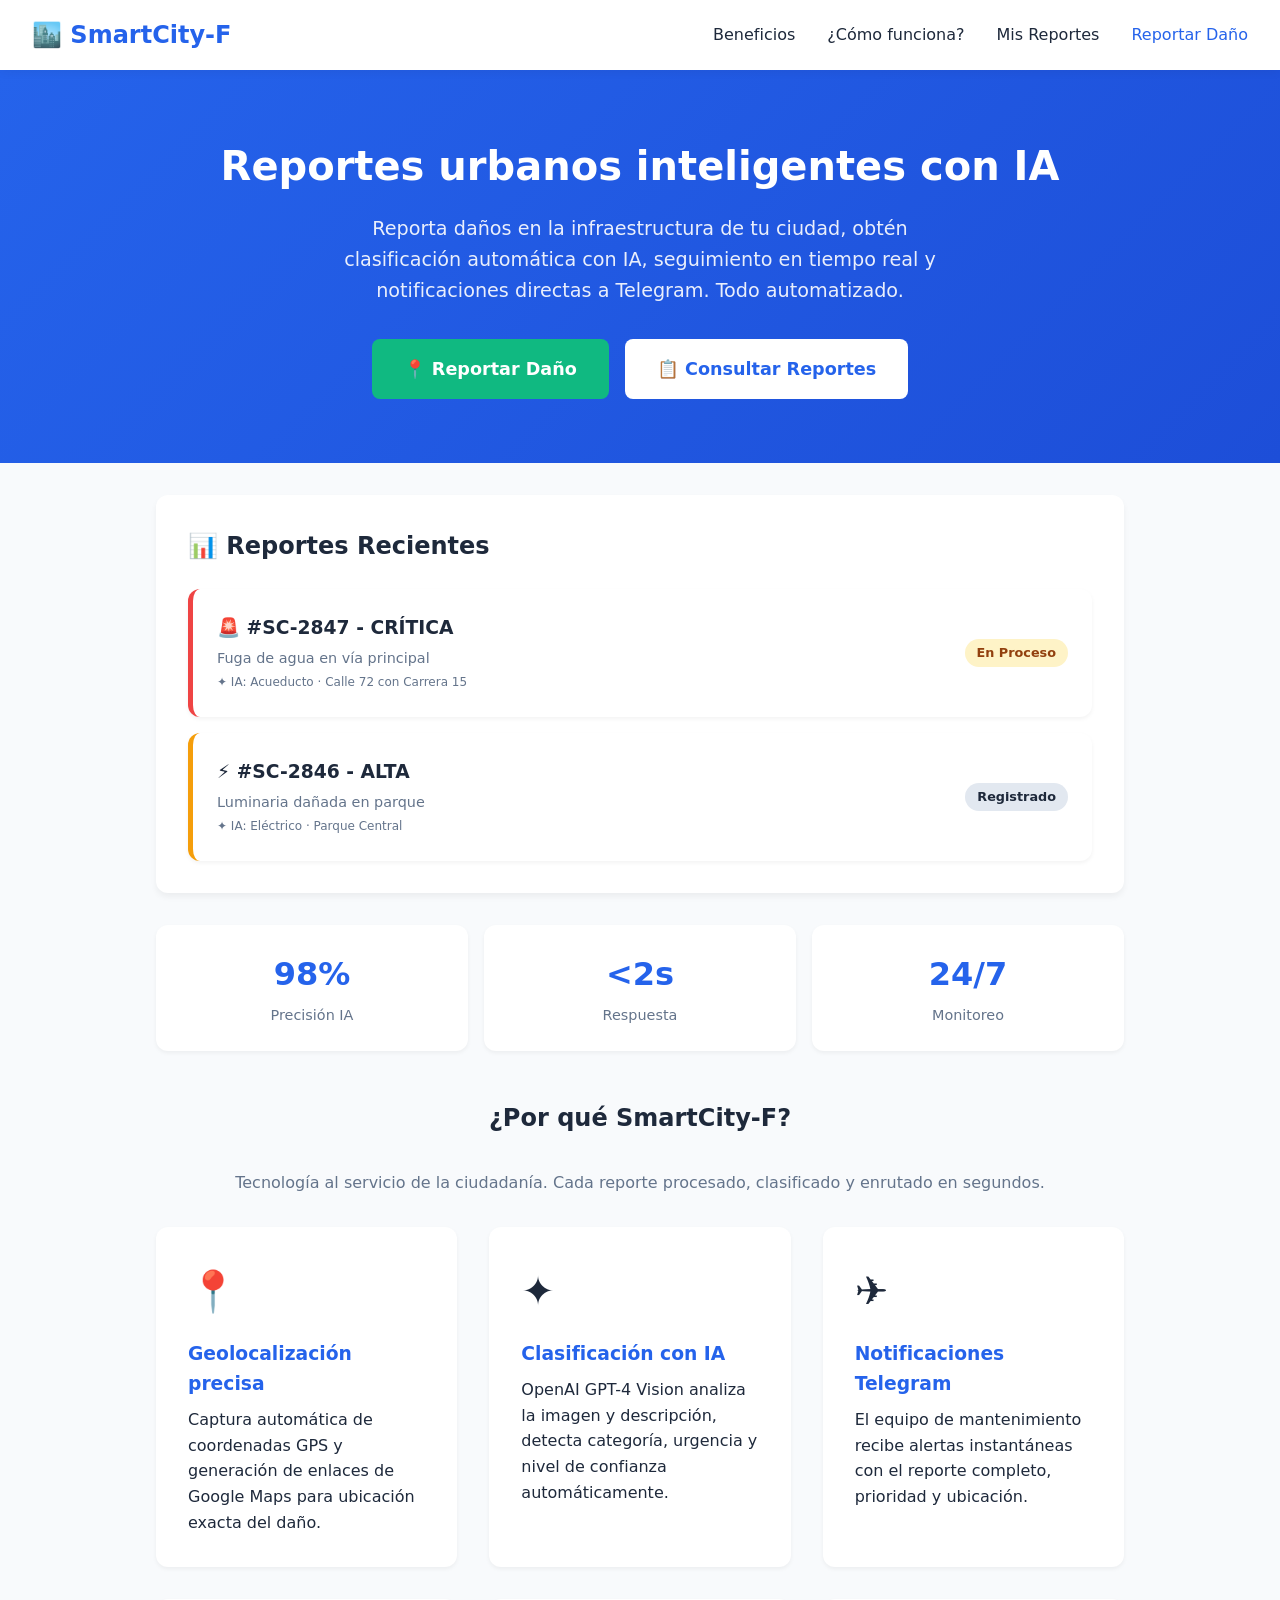
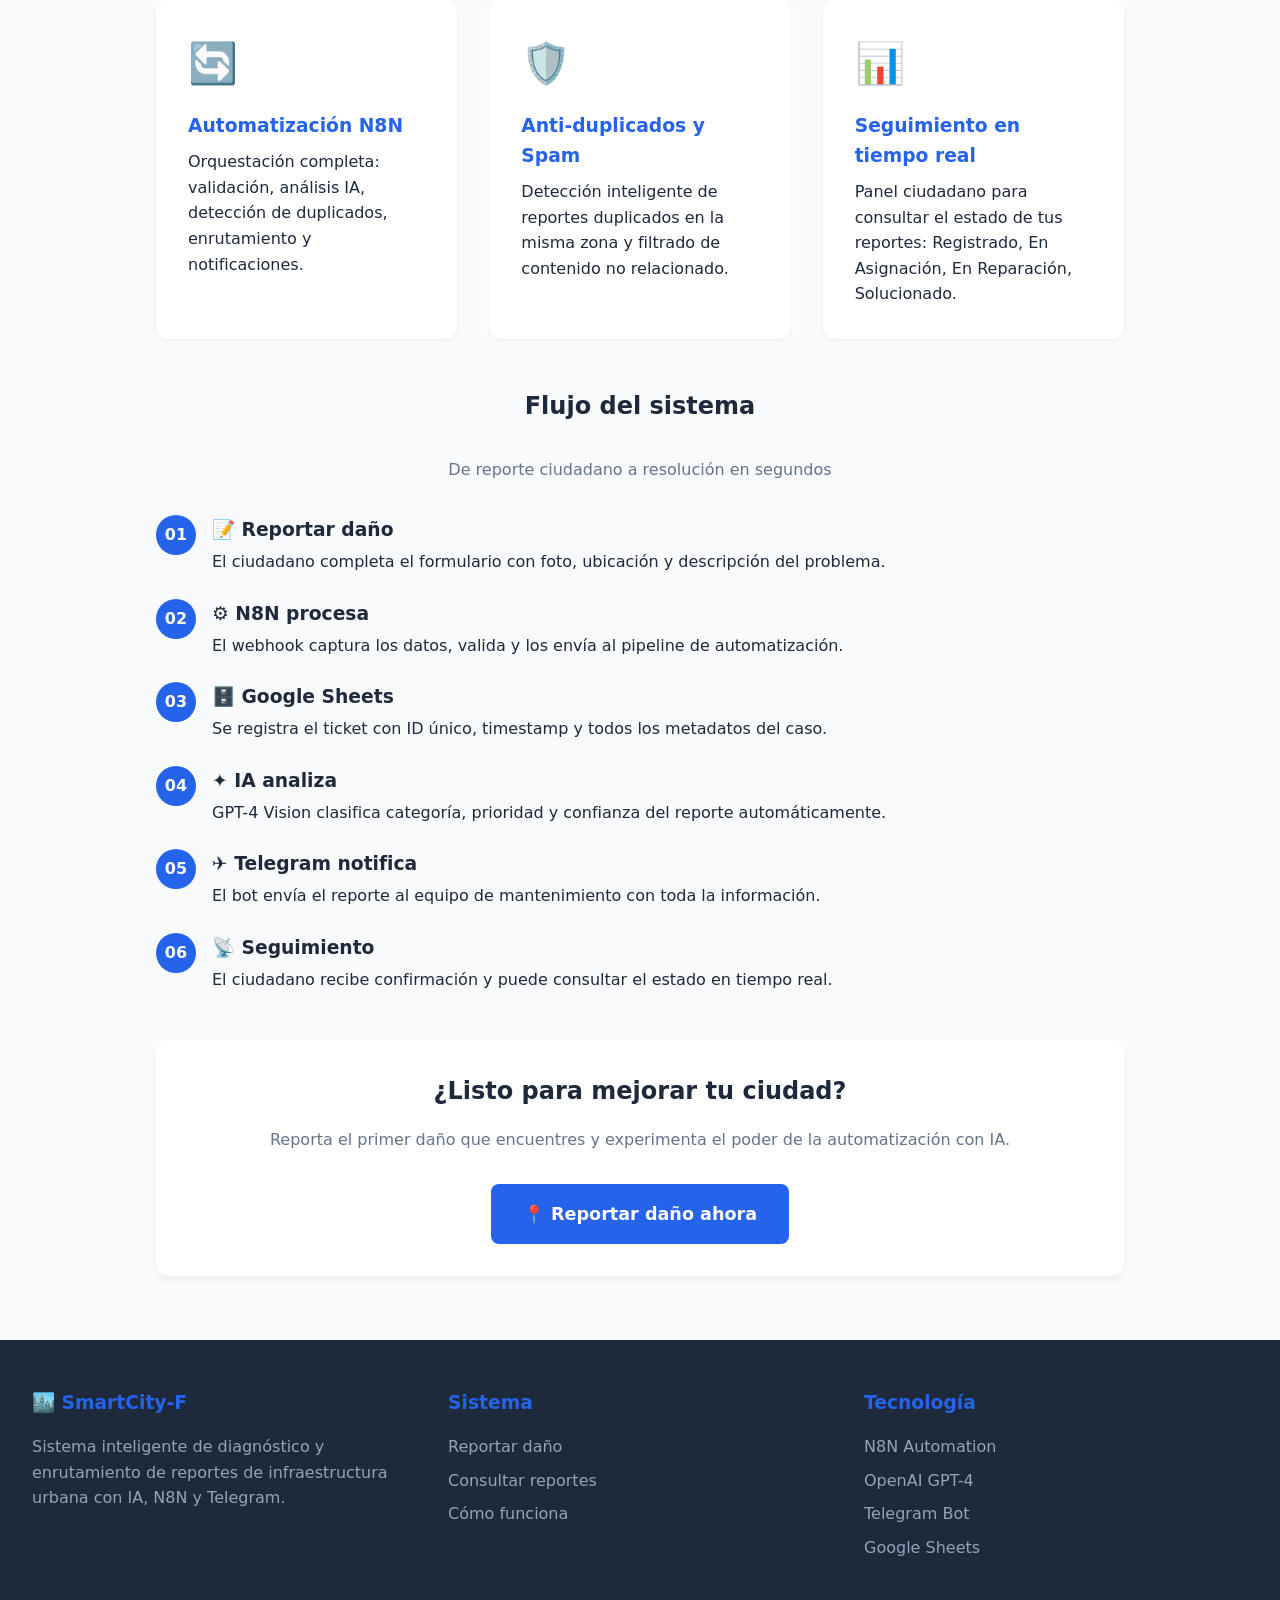
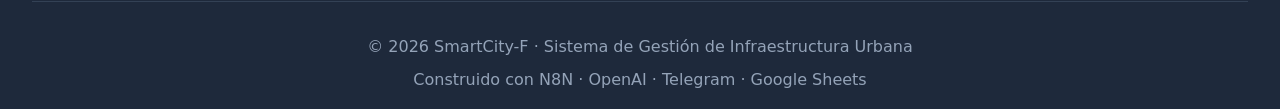
<file: index.html>
<!DOCTYPE html>
<html lang="es">
<head>
    <meta charset="UTF-8">
    <meta name="viewport" content="width=device-width, initial-scale=1.0">
    <title>SmartCity-F | Sistema Inteligente de Reportes Urbanos</title>
    <link rel="stylesheet" href="css/styles.css">
</head>
<body>
    <nav class="navbar">
        <a href="index.html" class="logo">🏙️ SmartCity-F</a>
        <ul>
            <li><a href="#beneficios">Beneficios</a></li>
            <li><a href="#funcionamiento">¿Cómo funciona?</a></li>
            <li><a href="tickets.html">Mis Reportes</a></li>
            <li><a href="form.html" class="active">Reportar Daño</a></li>
        </ul>
    </nav>

    <section class="hero">
        <h1>Reportes urbanos inteligentes con IA</h1>
        <p>Reporta daños en la infraestructura de tu ciudad, obtén clasificación automática con IA, seguimiento en tiempo real y notificaciones directas a Telegram. Todo automatizado.</p>
        <div class="hero-buttons">
            <a href="form.html" class="btn btn-success">📍 Reportar Daño</a>
            <a href="tickets.html" class="btn" style="background: white; color: var(--primary);">📋 Consultar Reportes</a>
        </div>
    </section>

    <div class="container">
        <div class="card">
            <h2 style="margin-bottom: 1.5rem;">📊 Reportes Recientes</h2>
            <div class="ticket-list" id="recentTickets">
                <div class="ticket-item critica">
                    <div class="ticket-info">
                        <h3>🚨 #SC-2847 - CRÍTICA</h3>
                        <p>Fuga de agua en vía principal</p>
                        <p><small>✦ IA: Acueducto · Calle 72 con Carrera 15</small></p>
                    </div>
                    <span class="badge badge-proceso">En Proceso</span>
                </div>
                <div class="ticket-item alta">
                    <div class="ticket-info">
                        <h3>⚡ #SC-2846 - ALTA</h3>
                        <p>Luminaria dañada en parque</p>
                        <p><small>✦ IA: Eléctrico · Parque Central</small></p>
                    </div>
                    <span class="badge badge-registrado">Registrado</span>
                </div>
            </div>
        </div>

        <div class="stats-grid">
            <div class="stat-card">
                <h3>98%</h3>
                <p>Precisión IA</p>
            </div>
            <div class="stat-card">
                <h3>&lt;2s</h3>
                <p>Respuesta</p>
            </div>
            <div class="stat-card">
                <h3>24/7</h3>
                <p>Monitoreo</p>
            </div>
        </div>

        <section id="beneficios">
            <h2 style="text-align: center; margin: 3rem 0 2rem;">¿Por qué SmartCity-F?</h2>
            <p style="text-align: center; color: var(--gray); margin-bottom: 2rem;">Tecnología al servicio de la ciudadanía. Cada reporte procesado, clasificado y enrutado en segundos.</p>
            
            <div class="features">
                <div class="feature">
                    <div class="feature-icon">📍</div>
                    <h3>Geolocalización precisa</h3>
                    <p>Captura automática de coordenadas GPS y generación de enlaces de Google Maps para ubicación exacta del daño.</p>
                </div>
                <div class="feature">
                    <div class="feature-icon">✦</div>
                    <h3>Clasificación con IA</h3>
                    <p>OpenAI GPT-4 Vision analiza la imagen y descripción, detecta categoría, urgencia y nivel de confianza automáticamente.</p>
                </div>
                <div class="feature">
                    <div class="feature-icon">✈️</div>
                    <h3>Notificaciones Telegram</h3>
                    <p>El equipo de mantenimiento recibe alertas instantáneas con el reporte completo, prioridad y ubicación.</p>
                </div>
                <div class="feature">
                    <div class="feature-icon">🔄</div>
                    <h3>Automatización N8N</h3>
                    <p>Orquestación completa: validación, análisis IA, detección de duplicados, enrutamiento y notificaciones.</p>
                </div>
                <div class="feature">
                    <div class="feature-icon">🛡️</div>
                    <h3>Anti-duplicados y Spam</h3>
                    <p>Detección inteligente de reportes duplicados en la misma zona y filtrado de contenido no relacionado.</p>
                </div>
                <div class="feature">
                    <div class="feature-icon">📊</div>
                    <h3>Seguimiento en tiempo real</h3>
                    <p>Panel ciudadano para consultar el estado de tus reportes: Registrado, En Asignación, En Reparación, Solucionado.</p>
                </div>
            </div>
        </section>

        <section id="funcionamiento">
            <h2 style="text-align: center; margin: 3rem 0 2rem;">Flujo del sistema</h2>
            <p style="text-align: center; color: var(--gray); margin-bottom: 2rem;">De reporte ciudadano a resolución en segundos</p>
            
            <div class="timeline">
                <div class="timeline-item">
                    <div class="timeline-number">01</div>
                    <div class="timeline-content">
                        <h3>📝 Reportar daño</h3>
                        <p>El ciudadano completa el formulario con foto, ubicación y descripción del problema.</p>
                    </div>
                </div>
                <div class="timeline-item">
                    <div class="timeline-number">02</div>
                    <div class="timeline-content">
                        <h3>⚙️ N8N procesa</h3>
                        <p>El webhook captura los datos, valida y los envía al pipeline de automatización.</p>
                    </div>
                </div>
                <div class="timeline-item">
                    <div class="timeline-number">03</div>
                    <div class="timeline-content">
                        <h3>🗄️ Google Sheets</h3>
                        <p>Se registra el ticket con ID único, timestamp y todos los metadatos del caso.</p>
                    </div>
                </div>
                <div class="timeline-item">
                    <div class="timeline-number">04</div>
                    <div class="timeline-content">
                        <h3>✦ IA analiza</h3>
                        <p>GPT-4 Vision clasifica categoría, prioridad y confianza del reporte automáticamente.</p>
                    </div>
                </div>
                <div class="timeline-item">
                    <div class="timeline-number">05</div>
                    <div class="timeline-content">
                        <h3>✈️ Telegram notifica</h3>
                        <p>El bot envía el reporte al equipo de mantenimiento con toda la información.</p>
                    </div>
                </div>
                <div class="timeline-item">
                    <div class="timeline-number">06</div>
                    <div class="timeline-content">
                        <h3>📡 Seguimiento</h3>
                        <p>El ciudadano recibe confirmación y puede consultar el estado en tiempo real.</p>
                    </div>
                </div>
            </div>
        </section>

        <div class="card" style="text-align: center; margin-top: 3rem;">
            <h2>¿Listo para mejorar tu ciudad?</h2>
            <p style="color: var(--gray); margin: 1rem 0 2rem;">Reporta el primer daño que encuentres y experimenta el poder de la automatización con IA.</p>
            <a href="form.html" class="btn btn-primary" style="padding: 1rem 2rem; font-size: 1.1rem;">📍 Reportar daño ahora</a>
        </div>
    </div>

    <footer class="footer">
        <div class="footer-grid">
            <div>
                <h3>🏙️ SmartCity-F</h3>
                <p style="color: #94a3b8;">Sistema inteligente de diagnóstico y enrutamiento de reportes de infraestructura urbana con IA, N8N y Telegram.</p>
            </div>
            <div>
                <h3>Sistema</h3>
                <a href="form.html">Reportar daño</a>
                <a href="tickets.html">Consultar reportes</a>
                <a href="#funcionamiento">Cómo funciona</a>
            </div>
            <div>
                <h3>Tecnología</h3>
                <a href="#">N8N Automation</a>
                <a href="#">OpenAI GPT-4</a>
                <a href="#">Telegram Bot</a>
                <a href="#">Google Sheets</a>
            </div>
        </div>
        <div class="footer-bottom">
            <p>© 2026 SmartCity-F · Sistema de Gestión de Infraestructura Urbana</p>
            <p style="margin-top: 0.5rem;">Construido con N8N · OpenAI · Telegram · Google Sheets</p>
        </div>
    </footer>
</body>
</html>
</file>
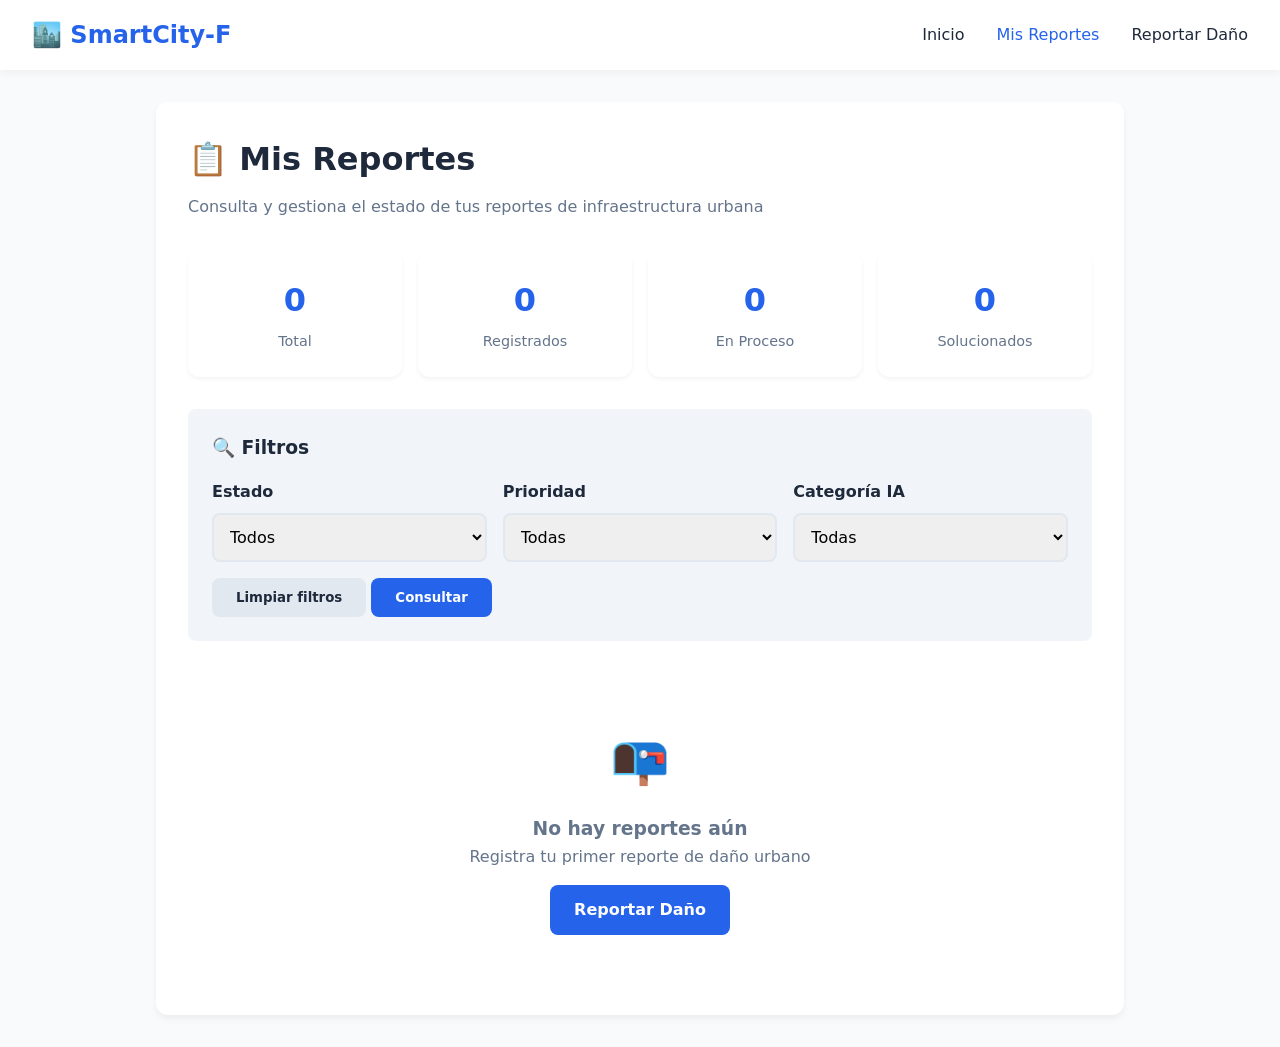
<file: tickets.html>
<!DOCTYPE html>
<html lang="es">
<head>
    <meta charset="UTF-8">
    <meta name="viewport" content="width=device-width, initial-scale=1.0">
    <title>Mis Reportes — SmartCity-F</title>
    <link rel="stylesheet" href="css/styles.css">
</head>
<body>
    <nav class="navbar">
        <a href="index.html" class="logo">🏙️ SmartCity-F</a>
        <ul>
            <li><a href="index.html">Inicio</a></li>
            <li><a href="tickets.html" class="active">Mis Reportes</a></li>
            <li><a href="form.html">Reportar Daño</a></li>
        </ul>
    </nav>

    <div class="container">
        <div class="card">
            <h1 style="margin-bottom: 0.5rem;">📋 Mis Reportes</h1>
            <p style="color: var(--gray); margin-bottom: 2rem;">Consulta y gestiona el estado de tus reportes de infraestructura urbana</p>

            <div class="stats-grid">
                <div class="stat-card">
                    <h3 id="totalTickets">0</h3>
                    <p>Total</p>
                </div>
                <div class="stat-card">
                    <h3 id="totalRegistrados">0</h3>
                    <p>Registrados</p>
                </div>
                <div class="stat-card">
                    <h3 id="totalProceso">0</h3>
                    <p>En Proceso</p>
                </div>
                <div class="stat-card">
                    <h3 id="totalSolucionados">0</h3>
                    <p>Solucionados</p>
                </div>
            </div>

            <div style="background: #f1f5f9; padding: 1.5rem; border-radius: 8px; margin-bottom: 2rem;">
                <h3 style="margin-bottom: 1rem;">🔍 Filtros</h3>
                <div style="display: grid; grid-template-columns: repeat(auto-fit, minmax(200px, 1fr)); gap: 1rem;">
                    <div>
                        <label style="display: block; margin-bottom: 0.5rem; font-weight: 600;">Estado</label>
                        <select id="filtroEstado" class="form-control">
                            <option value="">Todos</option>
                            <option value="Registrado">Registrado</option>
                            <option value="En Asignación">En Asignación</option>
                            <option value="En Reparación">En Reparación</option>
                            <option value="Solucionado">Solucionado</option>
                        </select>
                    </div>
                    <div>
                        <label style="display: block; margin-bottom: 0.5rem; font-weight: 600;">Prioridad</label>
                        <select id="filtroPrioridad" class="form-control">
                            <option value="">Todas</option>
                            <option value="Crítica">Crítica</option>
                            <option value="Alta">Alta</option>
                            <option value="Moderada">Moderada</option>
                            <option value="Baja">Baja</option>
                        </select>
                    </div>
                    <div>
                        <label style="display: block; margin-bottom: 0.5rem; font-weight: 600;">Categoría IA</label>
                        <select id="filtroCategoria" class="form-control">
                            <option value="">Todas</option>
                            <option value="Vías">Vías</option>
                            <option value="Eléctrico">Eléctrico</option>
                            <option value="Acueducto">Acueducto</option>
                            <option value="Semáforos">Semáforos</option>
                            <option value="Espacio Público">Espacio Público</option>
                        </select>
                    </div>
                </div>
                <button onclick="limpiarFiltros()" class="btn btn-secondary" style="margin-top: 1rem;">Limpiar filtros</button>
                <button onclick="cargarTickets()" class="btn btn-primary" style="margin-top: 1rem;">Consultar</button>
            </div>

            <div class="ticket-list" id="ticketList">
                <div style="text-align: center; padding: 3rem; color: var(--gray);">
                    <p style="font-size: 3rem; margin-bottom: 1rem;">📭</p>
                    <h3>No hay reportes aún</h3>
                    <p>Registra tu primer reporte de daño urbano</p>
                    <a href="form.html" class="btn btn-primary" style="margin-top: 1rem;">Reportar Daño</a>
                </div>
            </div>
        </div>
    </div>

    <div class="modal" id="ticketModal">
        <div class="modal-content">
            <div class="modal-header">
                <h2 id="modalTitle">Detalles del Ticket</h2>
                <button class="modal-close" onclick="cerrarModal()">&times;</button>
            </div>
            <div id="modalBody">
                <!-- Contenido dinámico -->
            </div>
        </div>
    </div>

    <script src="js/tickets.js"></script>
</body>
</html>
</file>
<file: css/styles.css>
/* css/styles.css */
:root {
    --primary: #2563eb;
    --primary-dark: #1d4ed8;
    --success: #10b981;
    --warning: #f59e0b;
    --danger: #ef4444;
    --dark: #1e293b;
    --light: #f8fafc;
    --gray: #64748b;
}

* { margin: 0; padding: 0; box-sizing: border-box; font-family: 'Segoe UI', system-ui, sans-serif; }
body { background: var(--light); color: var(--dark); line-height: 1.6; }

/* Navbar */
.navbar { background: white; padding: 1rem 2rem; box-shadow: 0 2px 10px rgba(0,0,0,0.05); display: flex; justify-content: space-between; align-items: center; position: sticky; top: 0; z-index: 100; }
.navbar .logo { font-size: 1.5rem; font-weight: bold; color: var(--primary); text-decoration: none; }
.navbar ul { display: flex; list-style: none; gap: 2rem; }
.navbar a { text-decoration: none; color: var(--dark); font-weight: 500; transition: color 0.3s; }
.navbar a:hover, .navbar a.active { color: var(--primary); }

/* Contenedores */
.container { max-width: 1000px; margin: 2rem auto; padding: 0 1rem; }
.card { background: white; padding: 2rem; border-radius: 12px; box-shadow: 0 4px 6px rgba(0,0,0,0.05); margin-bottom: 2rem; }

/* Botones */
.btn { padding: 0.75rem 1.5rem; border: none; border-radius: 8px; cursor: pointer; font-weight: 600; transition: all 0.3s; text-decoration: none; display: inline-block; text-align: center; }
.btn-primary { background: var(--primary); color: white; }
.btn-primary:hover { background: var(--primary-dark); }
.btn-secondary { background: #e2e8f0; color: var(--dark); }
.btn-success { background: var(--success); color: white; }
.btn-block { width: 100%; }

/* Formularios */
.form-group { margin-bottom: 1.5rem; }
.form-group label { display: block; margin-bottom: 0.5rem; font-weight: 600; color: var(--dark); }
.form-control { width: 100%; padding: 0.75rem; border: 2px solid #e2e8f0; border-radius: 8px; font-size: 1rem; transition: border-color 0.3s; }
.form-control:focus { outline: none; border-color: var(--primary); }
textarea.form-control { resize: vertical; min-height: 100px; }

/* Geolocalización */
.geo-box { background: #f1f5f9; padding: 1.5rem; border-radius: 8px; text-align: center; margin: 1rem 0; }
.geo-status { margin-top: 0.5rem; font-size: 0.9rem; color: var(--gray); }
.geo-status.success { color: var(--success); }
.geo-status.error { color: var(--danger); }
.geo-coords { display: flex; gap: 1rem; justify-content: center; margin-top: 1rem; flex-wrap: wrap; }
.coord-box { background: white; padding: 0.5rem 1rem; border-radius: 6px; font-family: monospace; }

/* Imagen */
.image-upload { border: 2px dashed #cbd5e1; border-radius: 8px; padding: 2rem; text-align: center; cursor: pointer; transition: all 0.3s; }
.image-upload:hover { border-color: var(--primary); background: #f8fafc; }
.image-preview { max-width: 100%; max-height: 300px; margin-top: 1rem; border-radius: 8px; display: none; box-shadow: 0 2px 8px rgba(0,0,0,0.1); }

/* IA Analysis Box */
.ai-box { background: linear-gradient(135deg, #eff6ff 0%, #dbeafe 100%); border: 1px solid #bfdbfe; padding: 1.5rem; border-radius: 12px; margin-top: 1rem; }
.ai-box h3 { color: var(--primary); margin-bottom: 1rem; display: flex; align-items: center; gap: 0.5rem; }
.ai-grid { display: grid; grid-template-columns: repeat(auto-fit, minmax(150px, 1fr)); gap: 1rem; }
.ai-item { background: white; padding: 1rem; border-radius: 8px; text-align: center; }
.ai-item strong { display: block; font-size: 0.8rem; color: var(--gray); text-transform: uppercase; }
.ai-item span { font-size: 1.2rem; font-weight: bold; color: var(--dark); }

/* Tickets */
.stats-grid { display: grid; grid-template-columns: repeat(auto-fit, minmax(200px, 1fr)); gap: 1rem; margin-bottom: 2rem; }
.stat-card { background: white; padding: 1.5rem; border-radius: 12px; box-shadow: 0 2px 4px rgba(0,0,0,0.05); text-align: center; }
.stat-card h3 { font-size: 2rem; color: var(--primary); margin-bottom: 0.25rem; }
.stat-card p { color: var(--gray); font-size: 0.9rem; }

.ticket-list { display: flex; flex-direction: column; gap: 1rem; }
.ticket-item { background: white; padding: 1.5rem; border-radius: 12px; box-shadow: 0 2px 4px rgba(0,0,0,0.05); display: flex; justify-content: space-between; align-items: center; border-left: 5px solid var(--primary); cursor: pointer; transition: transform 0.2s; }
.ticket-item:hover { transform: translateX(5px); }
.ticket-item.critica { border-left-color: var(--danger); }
.ticket-item.alta { border-left-color: var(--warning); }
.ticket-item.moderada { border-left-color: var(--primary); }
.ticket-item.baja { border-left-color: var(--success); }
.ticket-info h3 { margin-bottom: 0.25rem; }
.ticket-info p { color: var(--gray); font-size: 0.9rem; }
.badge { padding: 0.25rem 0.75rem; border-radius: 20px; font-size: 0.8rem; font-weight: 600; }
.badge-registrado { background: #e2e8f0; color: var(--dark); }
.badge-proceso { background: #fef3c7; color: #92400e; }
.badge-solucionado { background: #d1fae5; color: #065f46; }

/* Mensajes de error */
.error-msg { color: var(--danger); font-size: 0.85rem; margin-top: 0.25rem; display: none; }

/* Hero Section */
.hero { background: linear-gradient(135deg, var(--primary) 0%, var(--primary-dark) 100%); color: white; padding: 4rem 2rem; text-align: center; }
.hero h1 { font-size: 2.5rem; margin-bottom: 1rem; }
.hero p { font-size: 1.2rem; max-width: 600px; margin: 0 auto 2rem; opacity: 0.9; }
.hero-buttons { display: flex; gap: 1rem; justify-content: center; flex-wrap: wrap; }
.hero .btn { padding: 1rem 2rem; font-size: 1.1rem; }

/* Features */
.features { display: grid; grid-template-columns: repeat(auto-fit, minmax(300px, 1fr)); gap: 2rem; margin: 2rem 0; }
.feature { background: white; padding: 2rem; border-radius: 12px; box-shadow: 0 2px 4px rgba(0,0,0,0.05); }
.feature-icon { font-size: 2.5rem; margin-bottom: 1rem; }
.feature h3 { color: var(--primary); margin-bottom: 0.5rem; }

/* Timeline */
.timeline { display: flex; flex-direction: column; gap: 1.5rem; margin: 2rem 0; }
.timeline-item { display: flex; gap: 1rem; align-items: flex-start; }
.timeline-number { background: var(--primary); color: white; width: 40px; height: 40px; border-radius: 50%; display: flex; align-items: center; justify-content: center; font-weight: bold; flex-shrink: 0; }
.timeline-content h3 { margin-bottom: 0.25rem; }

/* Footer */
.footer { background: var(--dark); color: white; padding: 3rem 2rem 1rem; margin-top: 4rem; }
.footer-grid { display: grid; grid-template-columns: repeat(auto-fit, minmax(250px, 1fr)); gap: 2rem; margin-bottom: 2rem; }
.footer h3 { margin-bottom: 1rem; color: var(--primary); }
.footer a { color: #94a3b8; text-decoration: none; display: block; margin-bottom: 0.5rem; }
.footer a:hover { color: white; }
.footer-bottom { text-align: center; padding-top: 2rem; border-top: 1px solid #334155; color: #94a3b8; }

/* Success Page */
.success-icon { font-size: 5rem; color: var(--success); text-align: center; margin-bottom: 1rem; }
.ticket-display { background: #f1f5f9; padding: 1.5rem; border-radius: 12px; text-align: center; margin: 2rem 0; }
.ticket-display h2 { color: var(--primary); font-size: 2rem; margin: 0.5rem 0; }
.action-buttons { display: flex; gap: 1rem; justify-content: center; flex-wrap: wrap; margin-top: 2rem; }

/* Modal */
.modal { display: none; position: fixed; top: 0; left: 0; width: 100%; height: 100%; background: rgba(0,0,0,0.5); z-index: 1000; align-items: center; justify-content: center; }
.modal.active { display: flex; }
.modal-content { background: white; padding: 2rem; border-radius: 12px; max-width: 600px; width: 90%; max-height: 90vh; overflow-y: auto; }
.modal-header { display: flex; justify-content: space-between; align-items: center; margin-bottom: 1.5rem; }
.modal-close { background: none; border: none; font-size: 1.5rem; cursor: pointer; color: var(--gray); }
.modal-close:hover { color: var(--dark); }

/* Responsive */
@media (max-width: 768px) {
    .navbar { flex-direction: column; gap: 1rem; }
    .navbar ul { gap: 1rem; }
    .hero h1 { font-size: 1.8rem; }
    .ticket-item { flex-direction: column; align-items: flex-start; gap: 1rem; }
}

/* ========================================== */
/* MAPA LEAFLET - AGREGAR AL FINAL DEL CSS */
/* ========================================== */

#map {
    border: 2px solid #e2e8f0;
    box-shadow: 0 2px 8px rgba(0,0,0,0.1);
    z-index: 1 !important;
    border-radius: 8px;
}

.leaflet-container {
    font-family: 'Segoe UI', system-ui, sans-serif;
    z-index: 1 !important;
    border-radius: 8px;
}

.leaflet-popup-content-wrapper {
    border-radius: 8px;
    box-shadow: 0 2px 8px rgba(0,0,0,0.15);
}

.leaflet-popup-content {
    margin: 12px;
    font-size: 14px;
    line-height: 1.5;
}

.geo-box {
    background: #f1f5f9;
    padding: 1.5rem;
    border-radius: 8px;
    text-align: center;
    margin: 1rem 0;
}

.geo-status {
    margin-top: 0.5rem;
    font-size: 0.9rem;
    color: var(--gray);
}

.geo-status.success {
    color: var(--success);
}

.geo-status.error {
    color: var(--danger);
}

.geo-coords {
    display: flex;
    gap: 1rem;
    justify-content: center;
    margin-top: 1rem;
    flex-wrap: wrap;
}

.coord-box {
    background: white;
    padding: 0.5rem 1rem;
    border-radius: 6px;
    font-family: monospace;
    font-size: 0.9rem;
    box-shadow: 0 1px 3px rgba(0,0,0,0.1);
}

/* Ajustes responsive para el mapa */
@media (max-width: 768px) {
    #map {
        height: 250px;
    }
    
    .coord-box {
        font-size: 0.8rem;
        padding: 0.4rem 0.8rem;
    }
}
</file>
